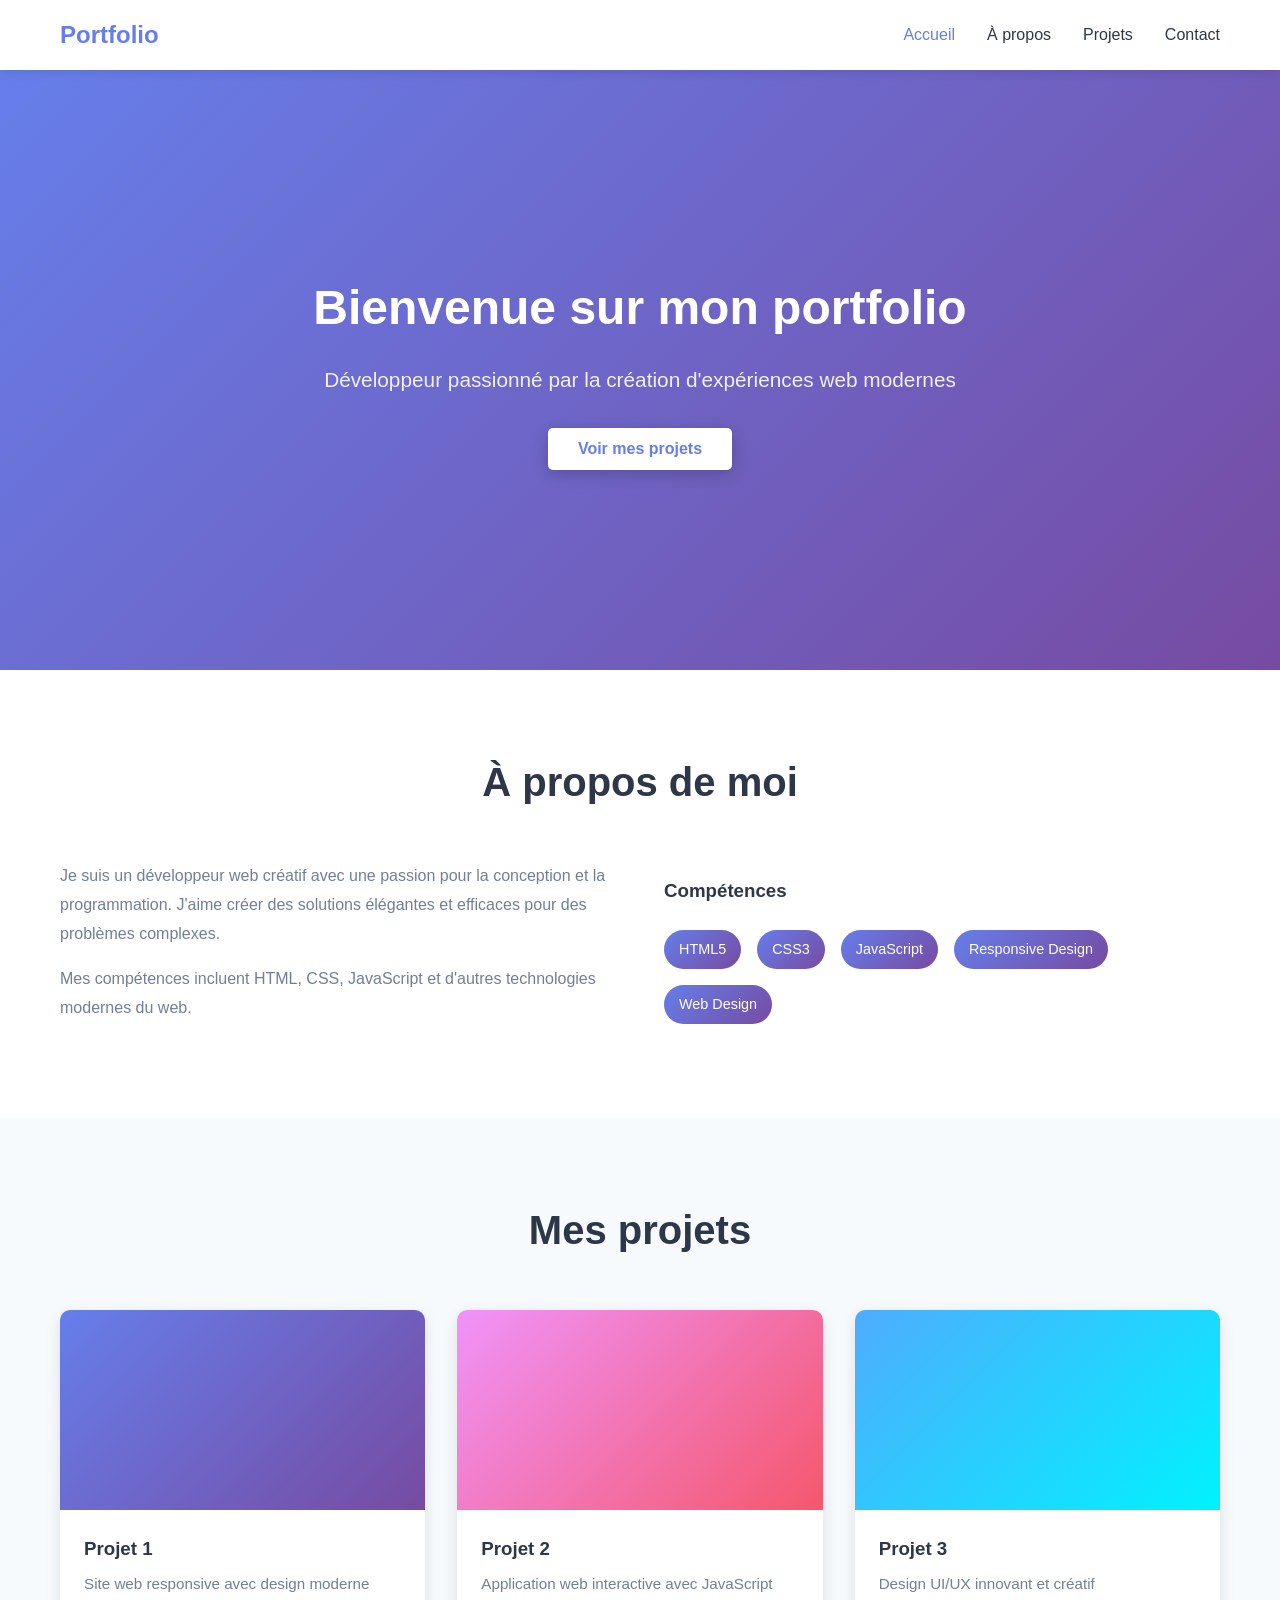
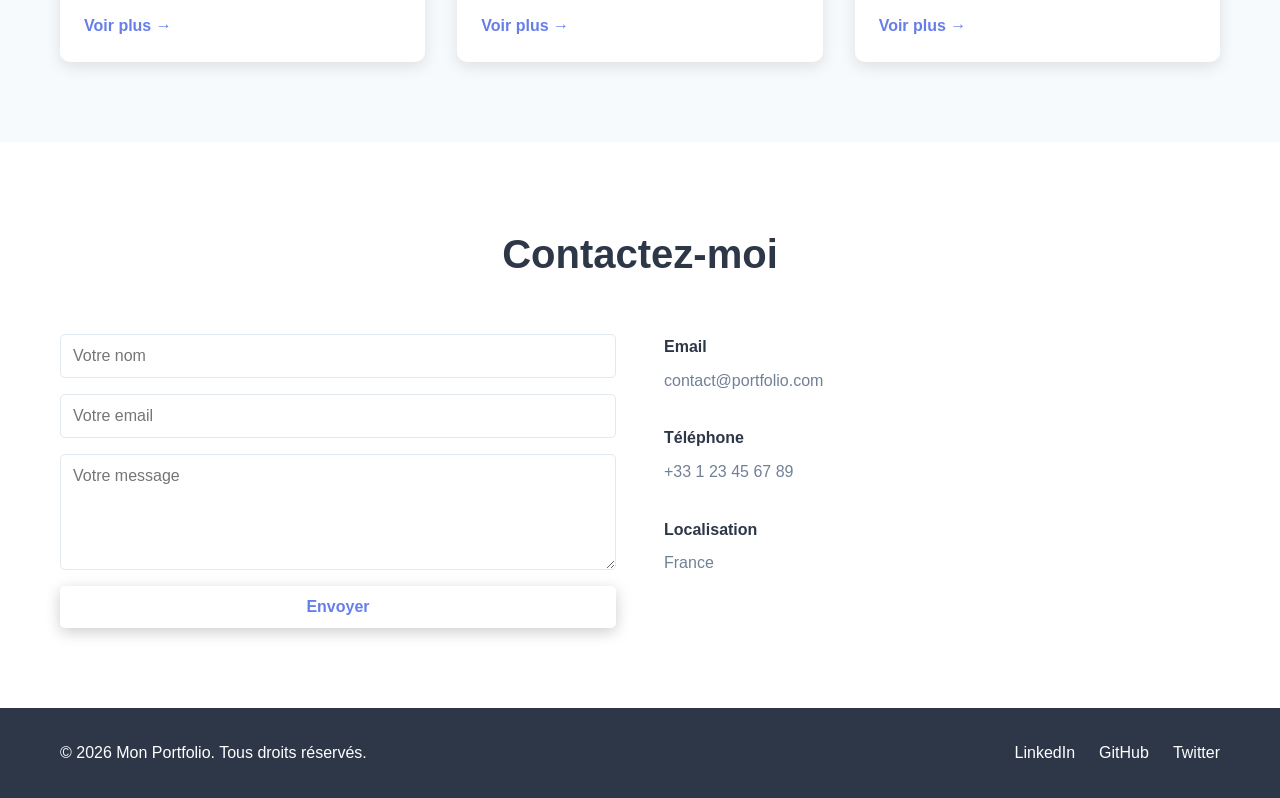
<file: nouveau-portfolio/index.html>
<!DOCTYPE html>
<html lang="fr">
<head>
    <meta charset="UTF-8">
    <meta name="viewport" content="width=device-width, initial-scale=1.0">
    <title>Mon Portfolio | Développeur</title>
    <link rel="stylesheet" href="style.css">
</head>
<body>
    <!-- Navigation -->
    <nav class="navbar">
        <div class="container">
            <div class="logo">Portfolio</div>
            <ul class="nav-links">
                <li><a href="#accueil">Accueil</a></li>
                <li><a href="#apropos">À propos</a></li>
                <li><a href="#projets">Projets</a></li>
                <li><a href="#contact">Contact</a></li>
            </ul>
        </div>
    </nav>

    <!-- Section Héros -->
    <section id="accueil" class="hero">
        <div class="container">
            <div class="hero-content">
                <h1>Bienvenue sur mon portfolio</h1>
                <p>Développeur passionné par la création d'expériences web modernes</p>
                <button class="btn-primary" onclick="scrollToProjects()">Voir mes projets</button>
            </div>
        </div>
    </section>

    <!-- Section À propos -->
    <section id="apropos" class="about">
        <div class="container">
            <h2>À propos de moi</h2>
            <div class="about-content">
                <div class="about-text">
                    <p>Je suis un développeur web créatif avec une passion pour la conception et la programmation. 
                    J'aime créer des solutions élégantes et efficaces pour des problèmes complexes.</p>
                    <p>Mes compétences incluent HTML, CSS, JavaScript et d'autres technologies modernes du web.</p>
                </div>
                <div class="skills">
                    <h3>Compétences</h3>
                    <div class="skill-tags">
                        <span class="tag">HTML5</span>
                        <span class="tag">CSS3</span>
                        <span class="tag">JavaScript</span>
                        <span class="tag">Responsive Design</span>
                        <span class="tag">Web Design</span>
                    </div>
                </div>
            </div>
        </div>
    </section>

    <!-- Section Projets -->
    <section id="projets" class="projects">
        <div class="container">
            <h2>Mes projets</h2>
            <div class="projects-grid">
                <div class="project-card" data-category="web">
                    <div class="project-image" style="background: linear-gradient(135deg, #667eea 0%, #764ba2 100%);"></div>
                    <div class="project-info">
                        <h3>Projet 1</h3>
                        <p>Site web responsive avec design moderne</p>
                        <a href="#" class="project-link">Voir plus →</a>
                    </div>
                </div>
                <div class="project-card" data-category="web">
                    <div class="project-image" style="background: linear-gradient(135deg, #f093fb 0%, #f5576c 100%);"></div>
                    <div class="project-info">
                        <h3>Projet 2</h3>
                        <p>Application web interactive avec JavaScript</p>
                        <a href="#" class="project-link">Voir plus →</a>
                    </div>
                </div>
                <div class="project-card" data-category="design">
                    <div class="project-image" style="background: linear-gradient(135deg, #4facfe 0%, #00f2fe 100%);"></div>
                    <div class="project-info">
                        <h3>Projet 3</h3>
                        <p>Design UI/UX innovant et créatif</p>
                        <a href="#" class="project-link">Voir plus →</a>
                    </div>
                </div>
            </div>
        </div>
    </section>

    <!-- Section Contact -->
    <section id="contact" class="contact">
        <div class="container">
            <h2>Contactez-moi</h2>
            <div class="contact-content">
                <form class="contact-form" id="contactForm">
                    <input type="text" placeholder="Votre nom" required>
                    <input type="email" placeholder="Votre email" required>
                    <textarea placeholder="Votre message" rows="5" required></textarea>
                    <button type="submit" class="btn-primary">Envoyer</button>
                </form>
                <div class="contact-info">
                    <div class="info-item">
                        <h4>Email</h4>
                        <p>contact@portfolio.com</p>
                    </div>
                    <div class="info-item">
                        <h4>Téléphone</h4>
                        <p>+33 1 23 45 67 89</p>
                    </div>
                    <div class="info-item">
                        <h4>Localisation</h4>
                        <p>France</p>
                    </div>
                </div>
            </div>
        </div>
    </section>

    <!-- Footer -->
    <footer class="footer">
        <div class="container">
            <p>&copy; 2026 Mon Portfolio. Tous droits réservés.</p>
            <div class="social-links">
                <a href="#" onclick="handleSocialClick(event)">LinkedIn</a>
                <a href="#" onclick="handleSocialClick(event)">GitHub</a>
                <a href="#" onclick="handleSocialClick(event)">Twitter</a>
            </div>
        </div>
    </footer>

    <script src="main.js"></script>
</body>
</html>
</file>
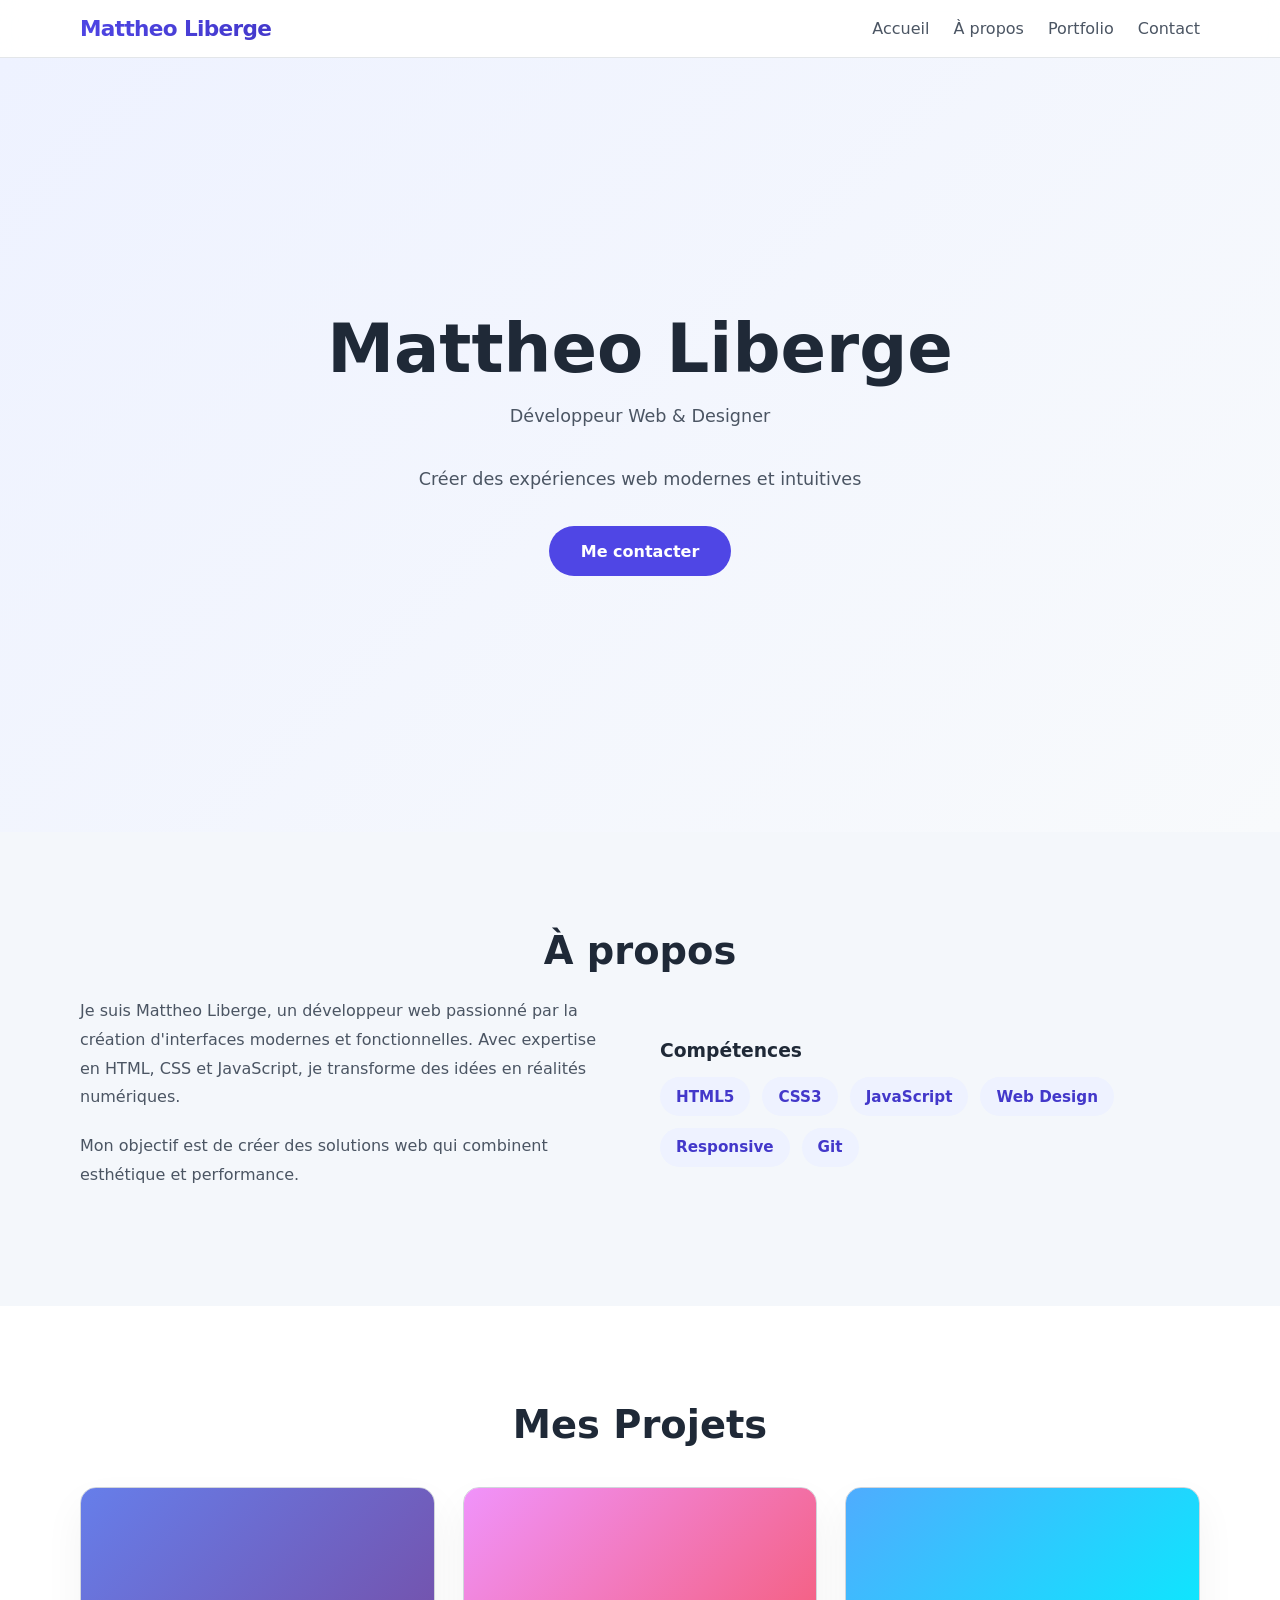
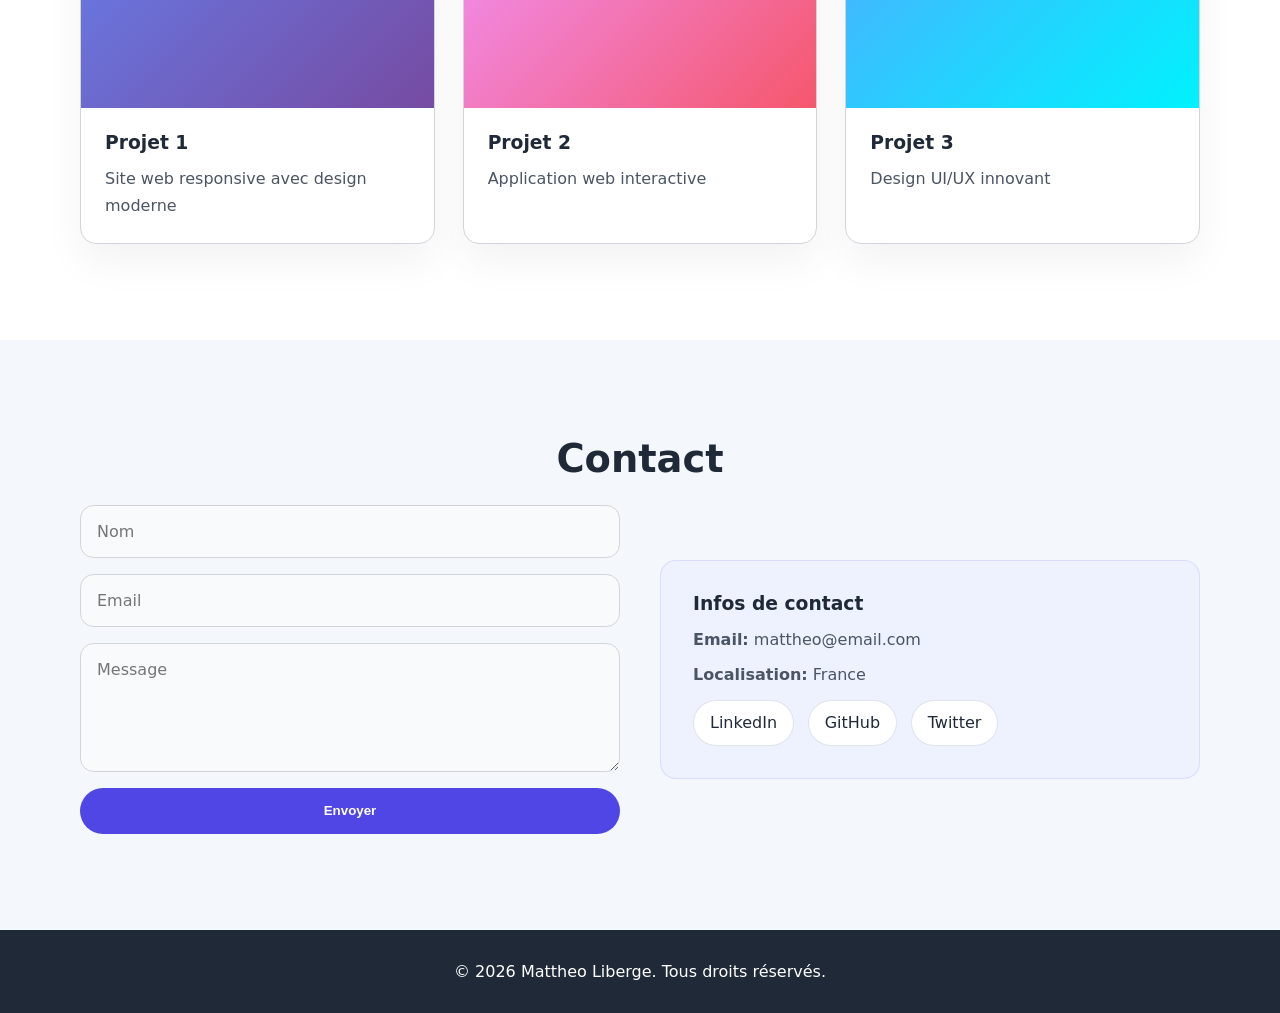
<file: portofolio/index.html>
<!DOCTYPE html>
<html lang="fr">
<head>
    <meta charset="UTF-8">
    <meta name="viewport" content="width=device-width, initial-scale=1.0">
    <title>Mattheo Liberge | Développeur Web</title>
    <link href="style.css" rel="stylesheet">
</head>
<body>
    <!-- Navigation -->
    <nav class="navbar">
        <div class="container">
            <div class="logo">Mattheo Liberge</div>
            <ul class="nav-menu">
                <li><a href="#home">Accueil</a></li>
                <li><a href="#about">À propos</a></li>
                <li><a href="#portfolio">Portfolio</a></li>
                <li><a href="#contact">Contact</a></li>
            </ul>
        </div>
    </nav>

    <!-- Hero Section -->
    <section id="home" class="hero">
        <div class="container">
            <h1>Mattheo Liberge</h1>
            <p>Développeur Web & Designer</p>
            <p class="subtitle">Créer des expériences web modernes et intuitives</p>
            <a href="#contact" class="btn">Me contacter</a>
        </div>
    </section>

    <!-- About Section -->
    <section id="about" class="about">
        <div class="container">
            <h2>À propos</h2>
            <div class="about-grid">
                <div class="about-text">
                    <p>Je suis Mattheo Liberge, un développeur web passionné par la création d'interfaces modernes et fonctionnelles. Avec expertise en HTML, CSS et JavaScript, je transforme des idées en réalités numériques.</p>
                    <p>Mon objectif est de créer des solutions web qui combinent esthétique et performance.</p>
                </div>
                <div class="skills-section">
                    <h3>Compétences</h3>
                    <div class="skills-list">
                        <span class="skill">HTML5</span>
                        <span class="skill">CSS3</span>
                        <span class="skill">JavaScript</span>
                        <span class="skill">Web Design</span>
                        <span class="skill">Responsive</span>
                        <span class="skill">Git</span>
                    </div>
                </div>
            </div>
        </div>
    </section>

    <!-- Portfolio Section -->
    <section id="portfolio" class="portfolio">
        <div class="container">
            <h2>Mes Projets</h2>
            <div class="portfolio-grid">
                <div class="portfolio-item">
                    <div class="portfolio-image" style="background: linear-gradient(135deg, #667eea 0%, #764ba2 100%);"></div>
                    <div class="portfolio-content">
                        <h3>Projet 1</h3>
                        <p>Site web responsive avec design moderne</p>
                    </div>
                </div>
                <div class="portfolio-item">
                    <div class="portfolio-image" style="background: linear-gradient(135deg, #f093fb 0%, #f5576c 100%);"></div>
                    <div class="portfolio-content">
                        <h3>Projet 2</h3>
                        <p>Application web interactive</p>
                    </div>
                </div>
                <div class="portfolio-item">
                    <div class="portfolio-image" style="background: linear-gradient(135deg, #4facfe 0%, #00f2fe 100%);"></div>
                    <div class="portfolio-content">
                        <h3>Projet 3</h3>
                        <p>Design UI/UX innovant</p>
                    </div>
                </div>
            </div>
        </div>
    </section>

    <!-- Contact Section -->
    <section id="contact" class="contact">
        <div class="container">
            <h2>Contact</h2>
            <div class="contact-content">
                <form class="contact-form" id="contactForm">
                    <input type="text" placeholder="Nom" required>
                    <input type="email" placeholder="Email" required>
                    <textarea placeholder="Message" rows="5" required></textarea>
                    <button type="submit" class="btn">Envoyer</button>
                </form>
                <div class="contact-info">
                    <h3>Infos de contact</h3>
                    <p><strong>Email:</strong> mattheo@email.com</p>
                    <p><strong>Localisation:</strong> France</p>
                    <div class="social-links">
                        <a href="#" title="LinkedIn">LinkedIn</a>
                        <a href="#" title="GitHub">GitHub</a>
                        <a href="#" title="Twitter">Twitter</a>
                    </div>
                </div>
            </div>
        </div>
    </section>

    <!-- Footer -->
    <footer class="footer">
        <div class="container">
            <p>&copy; 2026 Mattheo Liberge. Tous droits réservés.</p>
        </div>
    </footer>
</body>
</html>
</file>
<file: nouveau-portfolio/style.css>
* {
    margin: 0;
    padding: 0;
    box-sizing: border-box;
}

:root {
    --primary-color: #667eea;
    --secondary-color: #764ba2;
    --text-dark: #2d3748;
    --text-light: #718096;
    --bg-light: #f7fafc;
    --bg-white: #ffffff;
    --border-color: #e2e8f0;
    --transition: all 0.3s ease;
}

body {
    font-family: 'Segoe UI', Tahoma, Geneva, Verdana, sans-serif;
    line-height: 1.6;
    color: var(--text-dark);
    background-color: var(--bg-light);
}

.container {
    max-width: 1200px;
    margin: 0 auto;
    padding: 0 20px;
}

html {
    scroll-behavior: smooth;
}

/* Navigation */
.navbar {
    background-color: var(--bg-white);
    box-shadow: 0 2px 10px rgba(0, 0, 0, 0.1);
    position: sticky;
    top: 0;
    z-index: 100;
}

.navbar .container {
    display: flex;
    justify-content: space-between;
    align-items: center;
    padding: 1rem 20px;
}

.logo {
    font-size: 1.5rem;
    font-weight: bold;
    color: var(--primary-color);
}

.nav-links {
    display: flex;
    list-style: none;
    gap: 2rem;
}

.nav-links a {
    color: var(--text-dark);
    text-decoration: none;
    font-weight: 500;
    transition: var(--transition);
}

.nav-links a:hover {
    color: var(--primary-color);
}

/* Hero Section */
.hero {
    background: linear-gradient(135deg, var(--primary-color) 0%, var(--secondary-color) 100%);
    color: white;
    padding: 100px 20px;
    text-align: center;
    min-height: 600px;
    display: flex;
    align-items: center;
    justify-content: center;
}

.hero-content h1 {
    font-size: 3rem;
    margin-bottom: 1rem;
    animation: fadeInUp 0.8s ease;
}

.hero-content p {
    font-size: 1.3rem;
    margin-bottom: 2rem;
    opacity: 0.9;
    animation: fadeInUp 1s ease;
}

@keyframes fadeInUp {
    from {
        opacity: 0;
        transform: translateY(30px);
    }
    to {
        opacity: 1;
        transform: translateY(0);
    }
}

/* Button */
.btn-primary {
    background: white;
    color: var(--primary-color);
    padding: 12px 30px;
    border: none;
    border-radius: 5px;
    font-size: 1rem;
    font-weight: 600;
    cursor: pointer;
    transition: var(--transition);
    box-shadow: 0 4px 15px rgba(0, 0, 0, 0.2);
}

.btn-primary:hover {
    transform: translateY(-2px);
    box-shadow: 0 6px 20px rgba(0, 0, 0, 0.3);
}

/* About Section */
.about {
    padding: 80px 20px;
    background-color: var(--bg-white);
}

.about h2 {
    font-size: 2.5rem;
    margin-bottom: 3rem;
    text-align: center;
    color: var(--text-dark);
}

.about-content {
    display: grid;
    grid-template-columns: 1fr 1fr;
    gap: 3rem;
    align-items: center;
}

.about-text p {
    margin-bottom: 1rem;
    color: var(--text-light);
    line-height: 1.8;
}

.skills h3 {
    margin-bottom: 1.5rem;
    color: var(--text-dark);
}

.skill-tags {
    display: flex;
    flex-wrap: wrap;
    gap: 1rem;
}

.tag {
    background: linear-gradient(135deg, var(--primary-color) 0%, var(--secondary-color) 100%);
    color: white;
    padding: 8px 15px;
    border-radius: 20px;
    font-size: 0.9rem;
    font-weight: 500;
}

/* Projects Section */
.projects {
    padding: 80px 20px;
    background-color: var(--bg-light);
}

.projects h2 {
    font-size: 2.5rem;
    margin-bottom: 3rem;
    text-align: center;
    color: var(--text-dark);
}

.projects-grid {
    display: grid;
    grid-template-columns: repeat(auto-fit, minmax(300px, 1fr));
    gap: 2rem;
}

.project-card {
    background: var(--bg-white);
    border-radius: 10px;
    overflow: hidden;
    box-shadow: 0 5px 15px rgba(0, 0, 0, 0.1);
    transition: var(--transition);
    cursor: pointer;
}

.project-card:hover {
    transform: translateY(-10px);
    box-shadow: 0 10px 30px rgba(0, 0, 0, 0.2);
}

.project-image {
    width: 100%;
    height: 200px;
    background-size: cover;
    background-position: center;
}

.project-info {
    padding: 1.5rem;
}

.project-info h3 {
    margin-bottom: 0.5rem;
    color: var(--text-dark);
}

.project-info p {
    color: var(--text-light);
    margin-bottom: 1rem;
    font-size: 0.95rem;
}

.project-link {
    color: var(--primary-color);
    text-decoration: none;
    font-weight: 600;
    transition: var(--transition);
}

.project-link:hover {
    color: var(--secondary-color);
}

/* Contact Section */
.contact {
    padding: 80px 20px;
    background-color: var(--bg-white);
}

.contact h2 {
    font-size: 2.5rem;
    margin-bottom: 3rem;
    text-align: center;
    color: var(--text-dark);
}

.contact-content {
    display: grid;
    grid-template-columns: 1fr 1fr;
    gap: 3rem;
}

.contact-form {
    display: flex;
    flex-direction: column;
    gap: 1rem;
}

.contact-form input,
.contact-form textarea {
    padding: 12px;
    border: 1px solid var(--border-color);
    border-radius: 5px;
    font-family: inherit;
    font-size: 1rem;
    transition: var(--transition);
}

.contact-form input:focus,
.contact-form textarea:focus {
    outline: none;
    border-color: var(--primary-color);
    box-shadow: 0 0 0 3px rgba(102, 126, 234, 0.1);
}

.contact-info {
    display: flex;
    flex-direction: column;
    gap: 2rem;
}

.info-item h4 {
    color: var(--text-dark);
    margin-bottom: 0.5rem;
}

.info-item p {
    color: var(--text-light);
}

/* Footer */
.footer {
    background: var(--text-dark);
    color: white;
    padding: 2rem 20px;
    text-align: center;
}

.footer .container {
    display: flex;
    justify-content: space-between;
    align-items: center;
    flex-wrap: wrap;
    gap: 2rem;
}

.social-links {
    display: flex;
    gap: 1.5rem;
}

.social-links a {
    color: white;
    text-decoration: none;
    transition: var(--transition);
}

.social-links a:hover {
    color: var(--primary-color);
}

/* Responsive */
@media (max-width: 768px) {
    .hero-content h1 {
        font-size: 2rem;
    }

    .hero-content p {
        font-size: 1rem;
    }

    .nav-links {
        gap: 1rem;
        font-size: 0.9rem;
    }

    .about-content,
    .contact-content {
        grid-template-columns: 1fr;
    }

    .projects-grid {
        grid-template-columns: 1fr;
    }

    .navbar .container {
        flex-direction: column;
        gap: 1rem;
    }

    .nav-links {
        flex-direction: column;
        width: 100%;
    }
}
</file>
<file: portofolio/style.css>
* {
    margin: 0;
    padding: 0;
    box-sizing: border-box;
}

:root {
    --bg: #f4f7fb;
    --surface: #ffffff;
    --text: #1f2937;
    --muted: #4b5563;
    --primary: #4f46e5;
    --primary-dark: #4338ca;
    --border: #d1d5db;
}

html {
    scroll-behavior: smooth;
}

body {
    font-family: 'Inter', system-ui, sans-serif;
    color: var(--text);
    background: var(--bg);
}

.container {
    width: min(1120px, calc(100% - 2rem));
    margin: 0 auto;
}

.navbar {
    background: rgba(255, 255, 255, 0.92);
    backdrop-filter: blur(12px);
    position: sticky;
    top: 0;
    z-index: 20;
    border-bottom: 1px solid rgba(209, 213, 219, 0.6);
}

.navbar .container {
    display: flex;
    align-items: center;
    justify-content: space-between;
    gap: 1rem;
    padding: 1rem 0;
}

.logo {
    font-size: 1.35rem;
    font-weight: 700;
    letter-spacing: -0.03em;
    background: linear-gradient(135deg, var(--primary), var(--primary-dark));
    -webkit-background-clip: text;
    background-clip: text;
    -webkit-text-fill-color: transparent;
}

.nav-menu {
    display: flex;
    gap: 1.5rem;
    list-style: none;
}

.nav-menu a {
    color: var(--muted);
    text-decoration: none;
    font-weight: 500;
    transition: color 0.2s ease;
}

.nav-menu a:hover,
.nav-menu a:focus {
    color: var(--text);
}

.hero {
    min-height: 86vh;
    display: grid;
    place-items: center;
    text-align: center;
    padding: 4rem 0;
    background: linear-gradient(135deg, #eef2ff 0%, #f8fafc 100%);
}

.hero h1 {
    font-size: clamp(2.6rem, 6vw, 4.2rem);
    line-height: 1.05;
    margin-bottom: 1rem;
}

.hero p {
    color: var(--muted);
    font-size: 1.1rem;
    max-width: 720px;
    margin: 0 auto 2rem;
    line-height: 1.75;
}

.btn {
    display: inline-flex;
    align-items: center;
    justify-content: center;
    padding: 0.95rem 2rem;
    border-radius: 999px;
    border: none;
    background: var(--primary);
    color: white;
    text-decoration: none;
    font-weight: 600;
    transition: transform 0.2s ease, box-shadow 0.2s ease;
}

.btn:hover {
    transform: translateY(-2px);
    box-shadow: 0 18px 40px rgba(79, 70, 229, 0.18);
}

section {
    padding: 6rem 0;
}

section h2 {
    font-size: 2.4rem;
    margin-bottom: 1.5rem;
    text-align: center;
}

.about-grid,
.contact-content {
    display: grid;
    grid-template-columns: repeat(2, minmax(0, 1fr));
    gap: 2.5rem;
    align-items: center;
}

.about-text p {
    margin-bottom: 1.25rem;
    color: var(--muted);
    line-height: 1.8;
}

.skills-section h3 {
    margin-bottom: 1rem;
    color: var(--text);
}

.skills-list {
    display: flex;
    flex-wrap: wrap;
    gap: 0.75rem;
}

.skill {
    background: #eef2ff;
    color: var(--primary-dark);
    padding: 0.65rem 1rem;
    border-radius: 999px;
    font-size: 0.95rem;
    font-weight: 600;
}

.portfolio {
    background: #ffffff;
}

.portfolio-grid {
    display: grid;
    grid-template-columns: repeat(auto-fit, minmax(280px, 1fr));
    gap: 1.75rem;
    margin-top: 2.5rem;
}

.portfolio-item {
    background: var(--surface);
    border: 1px solid var(--border);
    border-radius: 1rem;
    overflow: hidden;
    box-shadow: 0 18px 40px rgba(15, 23, 42, 0.05);
    transition: transform 0.25s ease, box-shadow 0.25s ease;
}

.portfolio-item:hover {
    transform: translateY(-8px);
    box-shadow: 0 24px 60px rgba(15, 23, 42, 0.1);
}

.portfolio-image {
    height: 220px;
}

.portfolio-content {
    padding: 1.5rem;
}

.portfolio-content h3 {
    margin-bottom: 0.75rem;
}

.portfolio-content p {
    color: var(--muted);
    line-height: 1.7;
}

.contact-form {
    display: grid;
    gap: 1rem;
}

.contact-form input,
.contact-form textarea {
    width: 100%;
    padding: 1rem;
    border: 1px solid var(--border);
    border-radius: 0.85rem;
    background: #f8fafc;
    color: var(--text);
    font: inherit;
}

.contact-form input:focus,
.contact-form textarea:focus {
    outline: 2px solid rgba(79, 70, 229, 0.2);
    border-color: rgba(79, 70, 229, 0.35);
}

.contact-info {
    background: #eef2ff;
    padding: 2rem;
    border-radius: 1rem;
    border: 1px solid rgba(79, 70, 229, 0.12);
}

.contact-info h3 {
    margin-bottom: 1rem;
}

.contact-info p {
    color: var(--muted);
    margin-bottom: 1rem;
}

.social-links {
    display: flex;
    flex-wrap: wrap;
    gap: 0.85rem;
}

.social-links a {
    display: inline-flex;
    padding: 0.8rem 1rem;
    background: white;
    border: 1px solid rgba(148, 163, 184, 0.3);
    border-radius: 999px;
    color: var(--text);
    text-decoration: none;
    transition: transform 0.2s ease, border-color 0.2s ease;
}

.social-links a:hover {
    transform: translateY(-2px);
    border-color: var(--primary);
}

.footer {
    background: var(--text);
    color: white;
    padding: 2rem 0;
    text-align: center;
}

@media (max-width: 900px) {
    .about-grid,
    .contact-content {
        grid-template-columns: 1fr;
    }
}

@media (max-width: 680px) {
    .navbar .container {
        flex-direction: column;
        align-items: flex-start;
    }

    .nav-menu {
        flex-wrap: wrap;
        gap: 1rem;
    }

    .hero {
        padding-top: 6rem;
        padding-bottom: 4rem;
    }

    section {
        padding: 4rem 0;
    }

    .portfolio-grid {
        gap: 1.25rem;
    }
}
</file>
